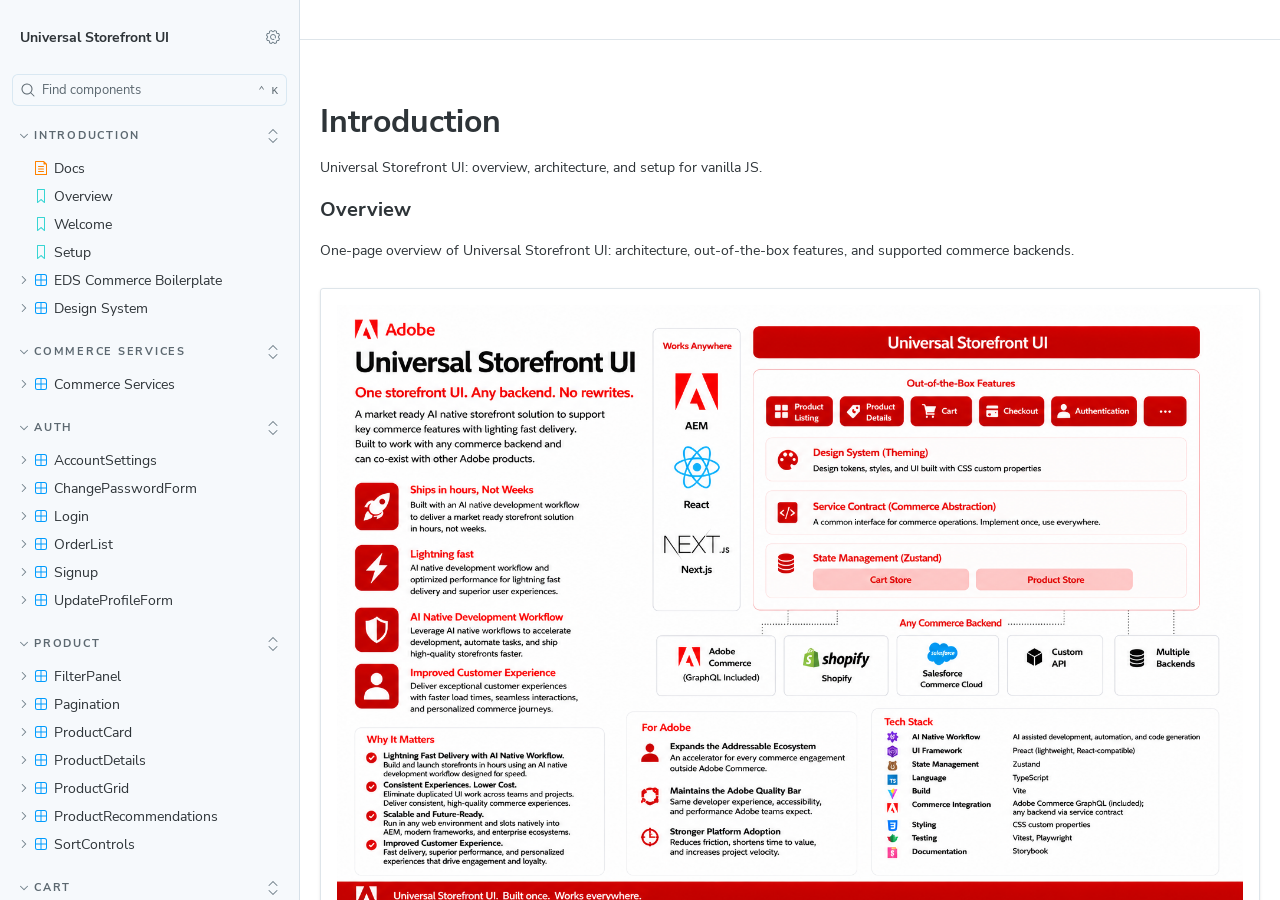
<file: index.html>
<!DOCTYPE html>
<html lang="en">
  <head>
    <meta charset="utf-8" />

    <title>@storybook/core - Storybook</title>
    <meta name="viewport" content="width=device-width, initial-scale=1, maximum-scale=1" />

    
    <link rel="icon" type="image/svg+xml" href="./favicon.svg" />
    
    <style>
      @font-face {
        font-family: 'Nunito Sans';
        font-style: normal;
        font-weight: 400;
        font-display: swap;
        src: url('./sb-common-assets/nunito-sans-regular.woff2') format('woff2');
      }

      @font-face {
        font-family: 'Nunito Sans';
        font-style: italic;
        font-weight: 400;
        font-display: swap;
        src: url('./sb-common-assets/nunito-sans-italic.woff2') format('woff2');
      }

      @font-face {
        font-family: 'Nunito Sans';
        font-style: normal;
        font-weight: 700;
        font-display: swap;
        src: url('./sb-common-assets/nunito-sans-bold.woff2') format('woff2');
      }

      @font-face {
        font-family: 'Nunito Sans';
        font-style: italic;
        font-weight: 700;
        font-display: swap;
        src: url('./sb-common-assets/nunito-sans-bold-italic.woff2') format('woff2');
      }
    </style>

    <link href="./sb-manager/runtime.js" rel="modulepreload" />

    
    <link href="./sb-addons/storybook-core-core-server-presets-0/common-manager-bundle.js" rel="modulepreload" />
    
    <link href="./sb-addons/links-1/manager-bundle.js" rel="modulepreload" />
    
    <link href="./sb-addons/essentials-controls-2/manager-bundle.js" rel="modulepreload" />
    
    <link href="./sb-addons/essentials-actions-3/manager-bundle.js" rel="modulepreload" />
    
    <link href="./sb-addons/essentials-docs-4/manager-bundle.js" rel="modulepreload" />
    
    <link href="./sb-addons/essentials-backgrounds-5/manager-bundle.js" rel="modulepreload" />
    
    <link href="./sb-addons/essentials-viewport-6/manager-bundle.js" rel="modulepreload" />
    
    <link href="./sb-addons/essentials-toolbars-7/manager-bundle.js" rel="modulepreload" />
    
    <link href="./sb-addons/essentials-measure-8/manager-bundle.js" rel="modulepreload" />
    
    <link href="./sb-addons/essentials-outline-9/manager-bundle.js" rel="modulepreload" />
    
    <link href="./sb-addons/interactions-10/manager-bundle.js" rel="modulepreload" />
    
    <link href="./sb-addons/storybook-11/manager-bundle.js" rel="modulepreload" />
       

    <style>
      #storybook-root[hidden] {
        display: none !important;
      }
    </style>

    
  </head>
  <body>
    <div id="root"></div>

    
    <script>
      
        
          window['FEATURES'] = {
  "argTypeTargetsV7": true,
  "legacyDecoratorFileOrder": false,
  "disallowImplicitActionsInRenderV8": true
};
        
      
        
          window['REFS'] = {};
        
      
        
          window['LOGLEVEL'] = "info";
        
      
        
          window['DOCS_OPTIONS'] = {
  "defaultName": "Docs",
  "autodocs": "tag"
};
        
      
        
          window['CONFIG_TYPE'] = "PRODUCTION";
        
      
        
      
        
      
        
          window['TAGS_OPTIONS'] = {
  "dev-only": {
    "excludeFromDocsStories": true
  },
  "docs-only": {
    "excludeFromSidebar": true
  },
  "test-only": {
    "excludeFromSidebar": true,
    "excludeFromDocsStories": true
  }
};
        
      
        
          window['STORYBOOK_RENDERER'] = "preact";
        
      
        
          window['STORYBOOK_BUILDER'] = "@storybook/builder-vite";
        
      
        
          window['STORYBOOK_FRAMEWORK'] = "@storybook/preact-vite";
        
      
    </script>
    

    <script type="module">
      import './sb-manager/globals-runtime.js';
      
      
        import './sb-addons/storybook-core-core-server-presets-0/common-manager-bundle.js';
      
        import './sb-addons/links-1/manager-bundle.js';
      
        import './sb-addons/essentials-controls-2/manager-bundle.js';
      
        import './sb-addons/essentials-actions-3/manager-bundle.js';
      
        import './sb-addons/essentials-docs-4/manager-bundle.js';
      
        import './sb-addons/essentials-backgrounds-5/manager-bundle.js';
      
        import './sb-addons/essentials-viewport-6/manager-bundle.js';
      
        import './sb-addons/essentials-toolbars-7/manager-bundle.js';
      
        import './sb-addons/essentials-measure-8/manager-bundle.js';
      
        import './sb-addons/essentials-outline-9/manager-bundle.js';
      
        import './sb-addons/interactions-10/manager-bundle.js';
      
        import './sb-addons/storybook-11/manager-bundle.js';
      
      
      import './sb-manager/runtime.js';
    </script>
  </body>
</html>
</file>
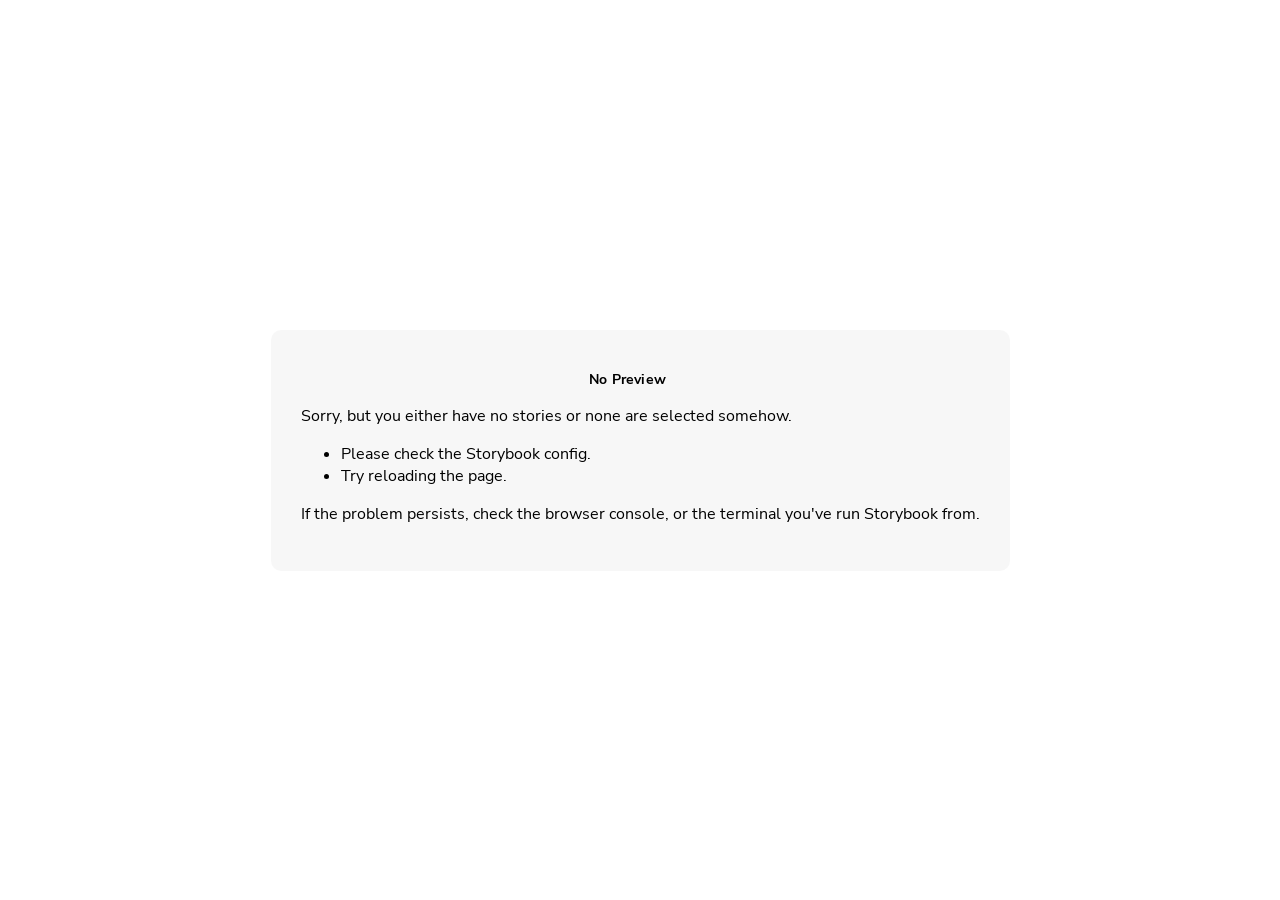
<file: iframe.html>
<!doctype html>
<!--suppress HtmlUnknownTarget -->
<html lang="en">
  <head>
    <meta charset="utf-8" />
    <title>Storybook</title>
    <meta name="viewport" content="width=device-width, initial-scale=1" />

    <style>
      @font-face {
        font-family: 'Nunito Sans';
        font-style: normal;
        font-weight: 400;
        font-display: swap;
        src: url('./sb-common-assets/nunito-sans-regular.woff2') format('woff2');
      }

      @font-face {
        font-family: 'Nunito Sans';
        font-style: italic;
        font-weight: 400;
        font-display: swap;
        src: url('./sb-common-assets/nunito-sans-italic.woff2') format('woff2');
      }

      @font-face {
        font-family: 'Nunito Sans';
        font-style: normal;
        font-weight: 700;
        font-display: swap;
        src: url('./sb-common-assets/nunito-sans-bold.woff2') format('woff2');
      }

      @font-face {
        font-family: 'Nunito Sans';
        font-style: italic;
        font-weight: 700;
        font-display: swap;
        src: url('./sb-common-assets/nunito-sans-bold-italic.woff2') format('woff2');
      }
    </style>

    <script>
      window.CONFIG_TYPE = 'PRODUCTION';
      window.LOGLEVEL = 'info';
      window.FRAMEWORK_OPTIONS = {};
      window.CHANNEL_OPTIONS = {};
      window.FEATURES = {"argTypeTargetsV7":true,"legacyDecoratorFileOrder":false,"disallowImplicitActionsInRenderV8":true};
      window.STORIES = [{"titlePrefix":"","directory":"./stories","files":"**/*.stories.@(js|jsx|ts|tsx)","importPathMatcher":"^\\.[\\\\/](?:stories(?:\\/(?!\\.)(?:(?:(?!(?:^|\\/)\\.).)*?)\\/|\\/|$)(?!\\.)(?=.)[^/]*?\\.stories\\.(js|jsx|ts|tsx))$"}];
      window.DOCS_OPTIONS = {"defaultName":"Docs","autodocs":"tag"};
      window.TAGS_OPTIONS = {"dev-only":{"excludeFromDocsStories":true},"docs-only":{"excludeFromSidebar":true},"test-only":{"excludeFromSidebar":true,"excludeFromDocsStories":true}};

      

      // We do this so that "module && module.hot" etc. in Storybook source code
      // doesn't fail (it will simply be disabled)
      window.module = undefined;
      window.global = window;
    </script>
    <base target="_parent" />

<style>
  /* While we aren't showing the main block yet, but still preparing, we want everything the user
     has rendered, which may or may not be in #storybook-root, to be display none */
  .sb-show-preparing-story:not(.sb-show-main) > :not(.sb-preparing-story) {
    display: none;
  }

  .sb-show-preparing-docs:not(.sb-show-main) > :not(.sb-preparing-docs) {
    display: none;
  }

  /* Hide our own blocks when we aren't supposed to be showing them */
  :not(.sb-show-preparing-story) > .sb-preparing-story,
  :not(.sb-show-preparing-docs) > .sb-preparing-docs,
  :not(.sb-show-nopreview) > .sb-nopreview,
  :not(.sb-show-errordisplay) > .sb-errordisplay {
    display: none;
  }

  .sb-show-main.sb-main-centered {
    margin: 0;
    display: flex;
    align-items: center;
    min-height: 100vh;
  }

  .sb-show-main.sb-main-centered #storybook-root {
    box-sizing: border-box;
    margin: auto;
    padding: 1rem;
    max-height: 100%;
    /* Hack for centering correctly in IE11 */
  }

  /* Vertical centering fix for IE11 */
  @media screen and (-ms-high-contrast: none), (-ms-high-contrast: active) {
    .sb-show-main.sb-main-centered:after {
      content: '';
      min-height: inherit;
      font-size: 0;
    }
  }

  .sb-show-main.sb-main-fullscreen {
    margin: 0;
    padding: 0;
    display: block;
  }

  .sb-show-main.sb-main-padded {
    margin: 0;
    padding: 1rem;
    display: block;
    box-sizing: border-box;
  }

  .sb-wrapper {
    position: fixed;
    top: 0;
    bottom: 0;
    left: 0;
    right: 0;
    box-sizing: border-box;

    padding: 40px;
    font-family:
      'Nunito Sans',
      -apple-system,
      '.SFNSText-Regular',
      'San Francisco',
      BlinkMacSystemFont,
      'Segoe UI',
      'Helvetica Neue',
      Helvetica,
      Arial,
      sans-serif;
    -webkit-font-smoothing: antialiased;
    overflow: auto;
  }

  @media (max-width: 700px) {
    .sb-wrapper {
      padding: 20px;
    }
  }

  @media (max-width: 500px) {
    .sb-wrapper {
      padding: 10px;
    }
  }

  .sb-heading {
    font-size: 14px;
    font-weight: 600;
    letter-spacing: 0.2px;
    margin: 10px 0;
    padding-right: 25px;
  }

  .sb-nopreview {
    display: flex;
    align-content: center;
    justify-content: center;
    box-sizing: border-box;
  }

  .sb-nopreview_main {
    margin: auto;
    padding: 30px;
    border-radius: 10px;
    background: rgba(0, 0, 0, 0.03);
  }

  .sb-nopreview_heading {
    text-align: center;
  }

  .sb-errordisplay {
    background: #f6f9fc;
    color: black;
    z-index: 999999;
    width: 100vw;
    min-height: 100vh;
    box-sizing: border-box;

    & ol {
      padding-left: 18px;
      margin: 0;
    }

    & h1 {
      font-family: Nunito Sans;
      font-size: 22px;
      font-weight: 400;
      line-height: 30px;
      font-weight: normal;
      margin: 0;

      &::before {
        content: '';
        display: inline-block;
        width: 12px;
        height: 12px;
        background: #ff4400;
        border-radius: 50%;
        margin-right: 8px;
      }
    }

    & p,
    & ol {
      font-family: Nunito Sans;
      font-size: 14px;
      font-weight: 400;
      line-height: 19px;
      margin: 0;
    }

    & li + li {
      margin: 0;
      padding: 0;
      padding-top: 12px;
    }

    & a {
      color: currentColor;
    }
  }

  .sb-errordisplay_main {
    margin: auto;
    padding: 24px;
    display: flex;
    box-sizing: border-box;

    flex-direction: column;
    min-height: 100%;
    width: 100%;
    border-radius: 6px;
    background: white;
    border: 1px solid #ff0000;
    box-shadow: 0 0 64px rgba(0, 0, 0, 0.1);
    gap: 24px;
  }

  .sb-errordisplay_code {
    padding: 10px;
    flex: 1;
    background: #242424;
    color: #c6c6c6;
    box-sizing: border-box;

    font-size: 14px;
    font-weight: 400;
    line-height: 19px;
    border-radius: 4px;

    font-family: 'Operator Mono', 'Fira Code Retina', 'Fira Code', 'FiraCode-Retina', 'Andale Mono',
      'Lucida Console', Consolas, Monaco, monospace;
    margin: 0;
    overflow: auto;
  }

  .sb-errordisplay pre {
    white-space: pre-wrap;
    white-space: revert;
  }

  @-webkit-keyframes sb-rotate360 {
    from {
      transform: rotate(0deg);
    }

    to {
      transform: rotate(360deg);
    }
  }

  @keyframes sb-rotate360 {
    from {
      transform: rotate(0deg);
    }

    to {
      transform: rotate(360deg);
    }
  }

  @-webkit-keyframes sb-glow {
    0%,
    100% {
      opacity: 1;
    }

    50% {
      opacity: 0.4;
    }
  }

  @keyframes sb-glow {
    0%,
    100% {
      opacity: 1;
    }

    50% {
      opacity: 0.4;
    }
  }

  /* We display the preparing loaders *over* the rendering story */
  .sb-preparing-story,
  .sb-preparing-docs {
    background-color: white;
    /* Maximum possible z-index. It would be better to use stacking contexts to ensure it's always
    on top, but this isn't possible as it would require making CSS changes that could affect user code */
    z-index: 2147483647;
  }

  .sb-loader {
    -webkit-animation: sb-rotate360 0.7s linear infinite;
    animation: sb-rotate360 0.7s linear infinite;
    border-color: rgba(97, 97, 97, 0.29);
    border-radius: 50%;
    border-style: solid;
    border-top-color: #646464;
    border-width: 2px;
    display: inline-block;
    height: 32px;
    left: 50%;
    margin-left: -16px;
    margin-top: -16px;
    mix-blend-mode: difference;
    overflow: hidden;
    position: absolute;
    top: 50%;
    transition: all 200ms ease-out;
    vertical-align: top;
    width: 32px;
    z-index: 4;
  }

  .sb-previewBlock {
    background: #fff;
    border: 1px solid rgba(0, 0, 0, 0.1);
    border-radius: 4px;
    box-shadow: rgba(0, 0, 0, 0.1) 0 1px 3px 0;
    margin: 25px auto 40px;
    max-width: 600px;
  }

  .sb-previewBlock_header {
    align-items: center;
    box-shadow: rgba(0, 0, 0, 0.1) 0 -1px 0 0 inset;
    display: flex;
    gap: 14px;
    height: 40px;
    padding: 0 12px;
  }

  .sb-previewBlock_icon {
    -webkit-animation: sb-glow 1.5s ease-in-out infinite;
    animation: sb-glow 1.5s ease-in-out infinite;
    background: #e6e6e6;
    height: 14px;
    width: 14px;
  }

  .sb-previewBlock_icon:last-child {
    margin-left: auto;
  }

  .sb-previewBlock_body {
    -webkit-animation: sb-glow 1.5s ease-in-out infinite;
    animation: sb-glow 1.5s ease-in-out infinite;
    height: 182px;
    position: relative;
  }

  .sb-argstableBlock {
    border-collapse: collapse;
    border-spacing: 0;
    font-size: 13px;
    line-height: 20px;
    margin: 25px auto 40px;
    max-width: 600px;
    text-align: left;
    width: 100%;
  }

  .sb-argstableBlock th:first-of-type,
  .sb-argstableBlock td:first-of-type {
    padding-left: 20px;
  }

  .sb-argstableBlock th:nth-of-type(2),
  .sb-argstableBlock td:nth-of-type(2) {
    width: 35%;
  }

  .sb-argstableBlock th:nth-of-type(3),
  .sb-argstableBlock td:nth-of-type(3) {
    width: 15%;
  }

  .sb-argstableBlock th:last-of-type,
  .sb-argstableBlock td:last-of-type {
    width: 25%;
    padding-right: 20px;
  }

  .sb-argstableBlock th span,
  .sb-argstableBlock td span {
    -webkit-animation: sb-glow 1.5s ease-in-out infinite;
    animation: sb-glow 1.5s ease-in-out infinite;
    background-color: rgba(0, 0, 0, 0.1);
    border-radius: 0;
    box-shadow: none;
    color: transparent;
  }

  .sb-argstableBlock th {
    padding: 10px 15px;
  }

  .sb-argstableBlock-body {
    border-radius: 4px;
    box-shadow:
      rgba(0, 0, 0, 0.1) 0 1px 3px 1px,
      rgba(0, 0, 0, 0.065) 0 0 0 1px;
  }

  .sb-argstableBlock-body tr {
    background: transparent;
    overflow: hidden;
  }

  .sb-argstableBlock-body tr:not(:first-child) {
    border-top: 1px solid #e6e6e6;
  }

  .sb-argstableBlock-body tr:first-child td:first-child {
    border-top-left-radius: 4px;
  }

  .sb-argstableBlock-body tr:first-child td:last-child {
    border-top-right-radius: 4px;
  }

  .sb-argstableBlock-body tr:last-child td:first-child {
    border-bottom-left-radius: 4px;
  }

  .sb-argstableBlock-body tr:last-child td:last-child {
    border-bottom-right-radius: 4px;
  }

  .sb-argstableBlock-body td {
    background: #fff;
    padding-bottom: 10px;
    padding-top: 10px;
    vertical-align: top;
  }

  .sb-argstableBlock-body td:not(:first-of-type) {
    padding-left: 15px;
    padding-right: 15px;
  }

  .sb-argstableBlock-body button {
    -webkit-animation: sb-glow 1.5s ease-in-out infinite;
    animation: sb-glow 1.5s ease-in-out infinite;
    background-color: rgba(0, 0, 0, 0.1);
    border: 0;
    border-radius: 0;
    box-shadow: none;
    color: transparent;
    display: inline;
    font-size: 12px;
    line-height: 1;
    padding: 10px 16px;
  }

  .sb-argstableBlock-summary {
    margin-top: 4px;
  }

  .sb-argstableBlock-code {
    margin-right: 4px;
    margin-bottom: 4px;
    padding: 2px 5px;
  }
</style>

<script>
  /* globals window */
  /* eslint-disable no-underscore-dangle */
  try {
    if (window.top !== window) {
      window.__REACT_DEVTOOLS_GLOBAL_HOOK__ = window.top.__REACT_DEVTOOLS_GLOBAL_HOOK__;
      window.__VUE_DEVTOOLS_GLOBAL_HOOK__ = window.top.__VUE_DEVTOOLS_GLOBAL_HOOK__;
      window.top.__VUE_DEVTOOLS_CONTEXT__ = window.document;
    }
  } catch (e) {
    // eslint-disable-next-line no-console
    console.warn('unable to connect to top frame for connecting dev tools');
  }
</script>

    <script type="module" crossorigin src="./assets/iframe-B4ehuv7_.js"></script>
  </head>

  <body>
    <div class="sb-preparing-story sb-wrapper">
  <div class="sb-loader"></div>
</div>

<div class="sb-preparing-docs sb-wrapper">
  <div class="sb-previewBlock">
    <div class="sb-previewBlock_header">
      <div class="sb-previewBlock_icon"></div>
      <div class="sb-previewBlock_icon"></div>
      <div class="sb-previewBlock_icon"></div>
      <div class="sb-previewBlock_icon"></div>
    </div>
    <div class="sb-previewBlock_body">
      <div class="sb-loader"></div>
    </div>
  </div>
  <table aria-hidden="true" class="sb-argstableBlock">
    <thead class="sb-argstableBlock-head">
      <tr>
        <th><span>Name</span></th>
        <th><span>Description</span></th>
        <th><span>Default</span></th>
        <th><span>Control </span></th>
      </tr>
    </thead>
    <tbody class="sb-argstableBlock-body">
      <tr>
        <td><span>propertyName</span><span title="Required">*</span></td>
        <td>
          <div><span>This is a short description</span></div>
          <div class="sb-argstableBlock-summary">
            <div><span class="sb-argstableBlock-code">summary</span></div>
          </div>
        </td>
        <td>
          <div><span class="sb-argstableBlock-code">defaultValue</span></div>
        </td>
        <td><button>Set string</button></td>
      </tr>
      <tr>
        <td><span>propertyName</span><span>*</span></td>
        <td>
          <div><span>This is a short description</span></div>
          <div class="sb-argstableBlock-summary">
            <div><span class="sb-argstableBlock-code">summary</span></div>
          </div>
        </td>
        <td>
          <div><span class="sb-argstableBlock-code">defaultValue</span></div>
        </td>
        <td><button>Set string</button></td>
      </tr>
      <tr>
        <td><span>propertyName</span><span>*</span></td>
        <td>
          <div><span>This is a short description</span></div>
          <div class="sb-argstableBlock-summary">
            <div><span class="sb-argstableBlock-code">summary</span></div>
          </div>
        </td>
        <td>
          <div><span class="sb-argstableBlock-code">defaultValue</span></div>
        </td>
        <td><button>Set string</button></td>
      </tr>
    </tbody>
  </table>
</div>

<div class="sb-nopreview sb-wrapper">
  <div class="sb-nopreview_main">
    <h1 class="sb-nopreview_heading sb-heading">No Preview</h1>
    <p>Sorry, but you either have no stories or none are selected somehow.</p>
    <ul>
      <li>Please check the Storybook config.</li>
      <li>Try reloading the page.</li>
    </ul>
    <p>
      If the problem persists, check the browser console, or the terminal you've run Storybook from.
    </p>
  </div>
</div>

<div class="sb-errordisplay sb-wrapper">
  <div class="sb-errordisplay_main">
    <h1 id="error-message"></h1>
    <p>
      The component failed to render properly, likely due to a configuration issue in Storybook.
      Here are some common causes and how you can address them:
    </p>
    <ol>
      <li>
        <strong>Missing Context/Providers</strong>: You can use decorators to supply specific
        contexts or providers, which are sometimes necessary for components to render correctly. For
        detailed instructions on using decorators, please visit the
        <a href="https://storybook.js.org/docs/writing-stories/decorators"
          >Decorators documentation</a
        >.
      </li>
      <li>
        <strong>Misconfigured Webpack or Vite</strong>: Verify that Storybook picks up all necessary
        settings for loaders, plugins, and other relevant parameters. You can find step-by-step
        guides for configuring
        <a href="https://storybook.js.org/docs/builders/webpack">Webpack</a> or
        <a href="https://storybook.js.org/docs/builders/vite">Vite</a>
        with Storybook.
      </li>
      <li>
        <strong>Missing Environment Variables</strong>: Your Storybook may require specific
        environment variables to function as intended. You can set up custom environment variables
        as outlined in the
        <a href="https://storybook.js.org/docs/configure/environment-variables"
          >Environment Variables documentation</a
        >.
      </li>
    </ol>
    <pre class="sb-errordisplay_code"><code id="error-stack"></code></pre>
  </div>
</div>

    <div id="storybook-root"></div>
    <div id="storybook-docs"></div>
    <script>
      // eslint-disable-next-line no-underscore-dangle, @typescript-eslint/naming-convention
      function __onViteAppLoadingError(event) {
        const hostname = globalThis.location.hostname;
        if (hostname !== 'localhost' && globalThis.CONFIG_TYPE === 'DEVELOPMENT') {
          const message = `Failed to load the Storybook preview file 'vite-app.js':

It looks like you're visiting the Storybook development server on another hostname than localhost: '${hostname}', but you haven't configured the necessary security features to support this.
Please re-run your Storybook development server with the '--host ${hostname}' flag, or manually configure your Vite allowedHosts configuration with viteFinal.

See:`;
          const docs = [
            'https://storybook.js.org/docs/api/cli-options#dev',
            'https://storybook.js.org/docs/api/main-config/main-config-vite-final',
            'https://vite.dev/config/server-options.html#server-allowedhosts',
          ];
          console.error(`${message}\n${docs.map((doc) => `- ${doc}`).join('\n')}`);

          document.getElementById('storybook-root').innerHTML =
            `<p style="color: red; max-width: 70ch">${message.replaceAll(
              '\n',
              '<br/>'
            )}<ul>${docs.map((doc) => `<li><a href='${doc}' target='_blank'>${doc}</a></li>`).join('')}<ul></p>`;
          return;
        }
      }
    </script>
  </body>
</html>
</file>
